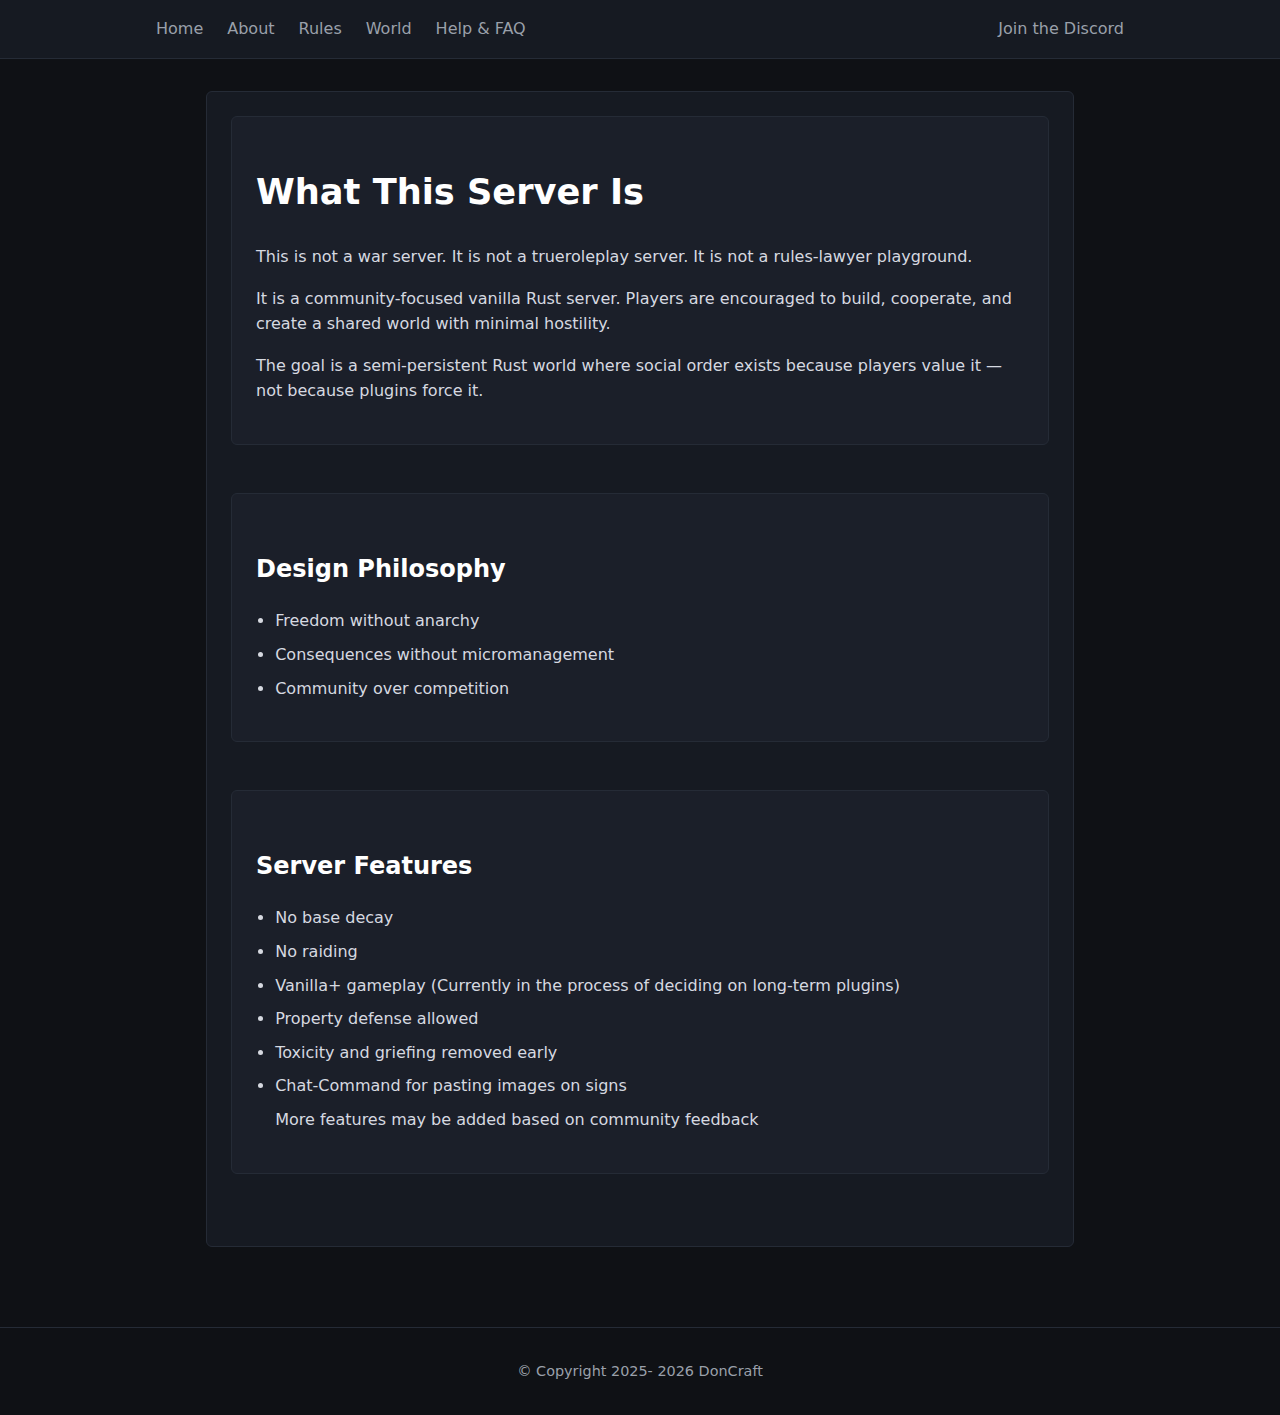
<file: about.html>
<!DOCTYPE html>
<html lang="en">

<head>
    <meta charset="UTF-8">
    <title>DonCraft Rust Server</title>
    <link rel="stylesheet" href="assets/css/style.css">
</head>

<body>
    <header>
        <nav>
            <a href="index.html">Home</a>
            <a href="about.html">About</a>
            <a href="rules.html">Rules</a>
            <a href="world.html">World</a>
            <a href="help.html">Help & FAQ</a>
            <a href="https://discord.gg/Kd5EGGgNa4" class="nav-right">Join the Discord</a>
        </nav>
    </header>
    <main>
        <section class="card">
            <section class="inner-card">
                <h1>What This Server Is</h1>
                <p>
                    This is not a war server. It is not a trueroleplay server. It is not a rules-lawyer playground.
                </p>
                <p>
                    It is a community-focused vanilla Rust server.
                    Players are encouraged to build, cooperate, and create a shared world with minimal hostility.
                </p>
                <p>
                    The goal is a semi-persistent Rust world where social order exists because players value it — not
                    because plugins force it.
                </p>
            </section>

            <section class="inner-card">
                <h2>Design Philosophy</h2>
                <ul>
                    <li>Freedom without anarchy</li>
                    <li>Consequences without micromanagement</li>
                    <li>Community over competition</li>
                </ul>
            </section>


            <section class="inner-card">
                <h2>Server Features</h2>
                <ul>
                    <li>No base decay</li>
                    <li>No raiding</li>
                    <li>Vanilla+ gameplay (Currently in the process of deciding on long-term plugins)</li>
                    <li>Property defense allowed</li>
                    <li>Toxicity and griefing removed early</li>
                    <li>Chat-Command for pasting images on signs</li>
                    <l>More features may be added based on community feedback</l>

                </ul>
            </section>
        </section>
    </main>


    <footer>
        &copy; Copyright 2025-
        <script>document.write(new Date().getFullYear());</script> DonCraft
    </footer>

</body>

</html>
</file>
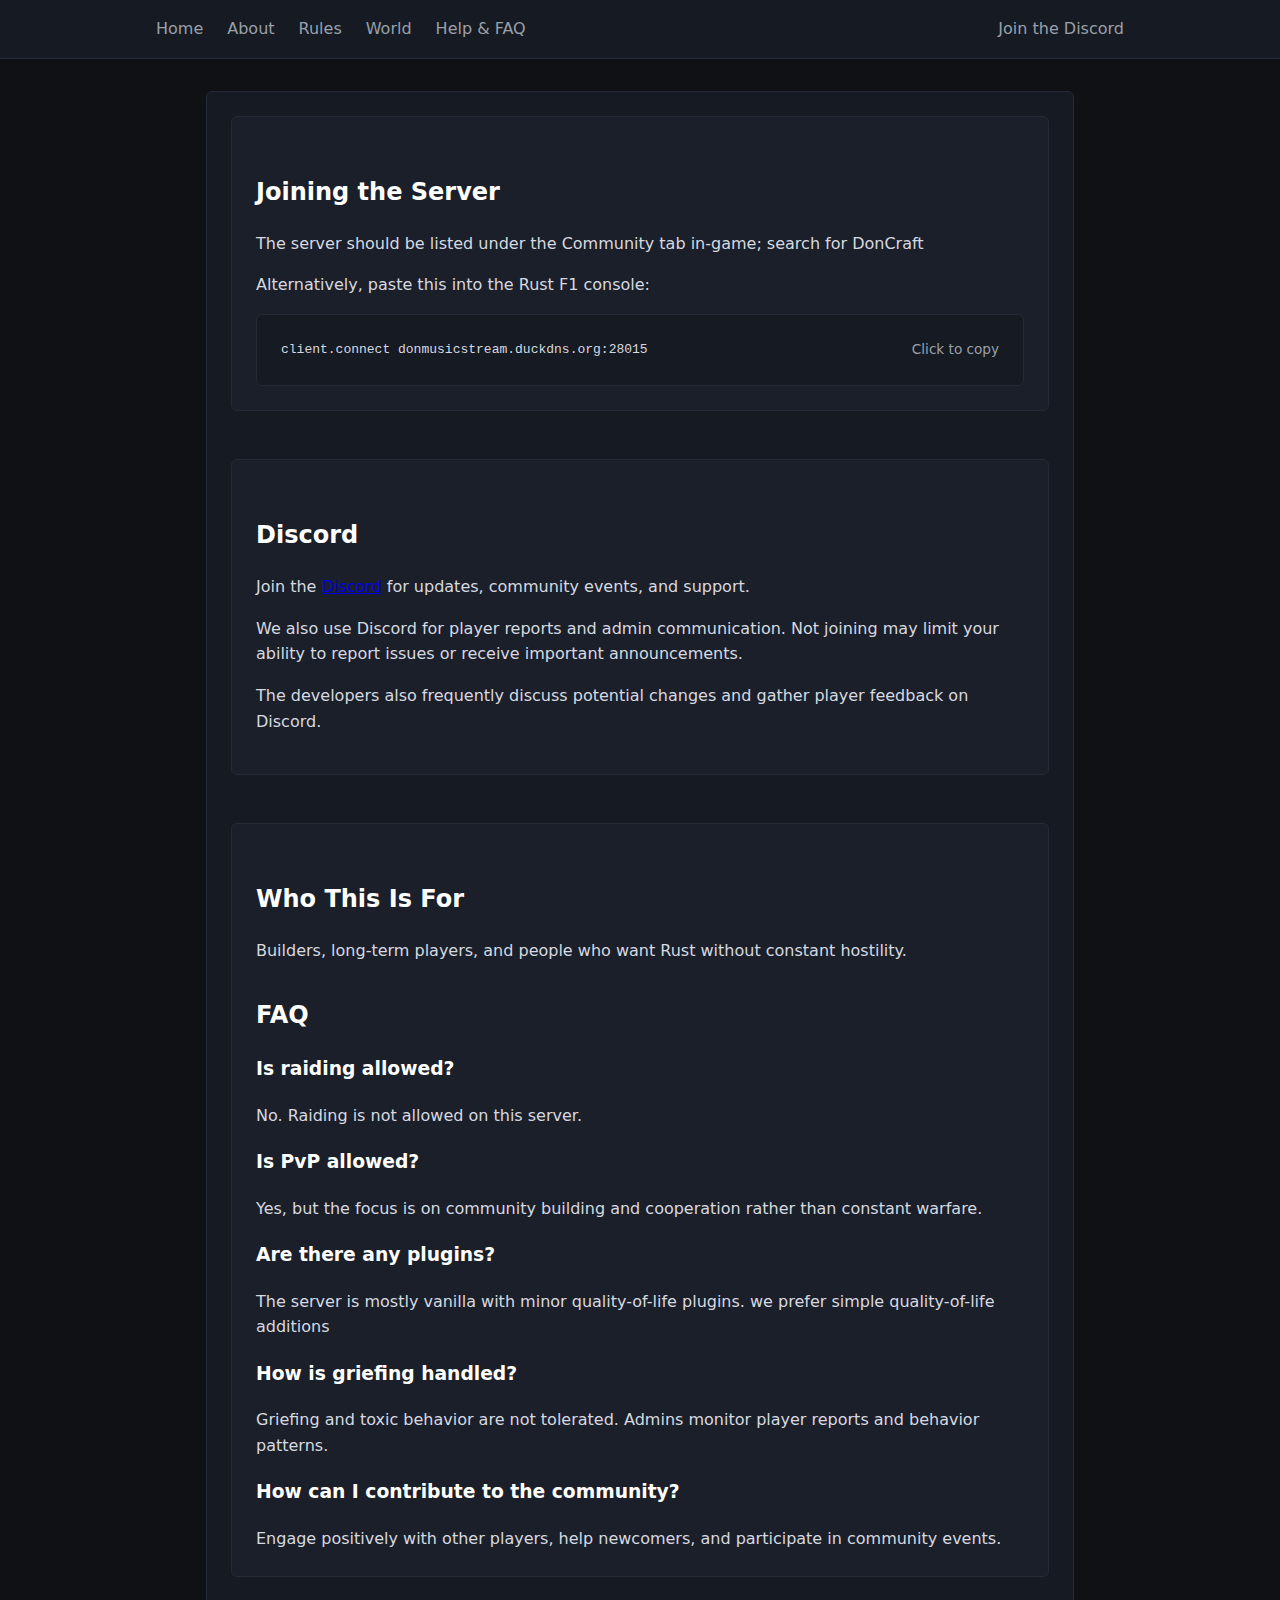
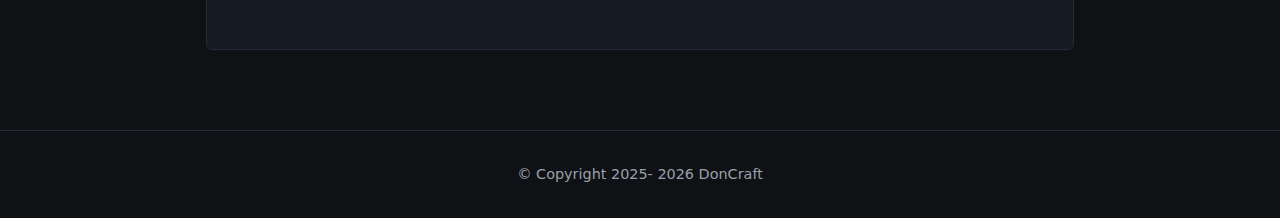
<file: help.html>
<!DOCTYPE html>
<html lang="en">

<head>
    <meta charset="UTF-8">
    <title>DonCraft Help</title>
    <link rel="stylesheet" href="assets/css/style.css">
</head>

<script>
    function copyJoin() {
        const text = document.getElementById("joinCmd").innerText;
        navigator.clipboard.writeText(text);
        document.getElementById("hint").innerText = "Copied!";
        arguments.callee.caller && setTimeout(() => {
            document.getElementById("hint").innerText = "Click to copy";
        }, 2000);
    }
</script>

<body>
    <header>
        <nav>
            <a href="index.html">Home</a>
            <a href="about.html">About</a>
            <a href="rules.html">Rules</a>
            <a href="world.html">World</a>
            <a href="help.html">Help & FAQ</a>
            <a href="https://discord.gg/Kd5EGGgNa4" class="nav-right">Join the Discord</a>
        </nav>
    </header>
    <main>
        <section class="card">
            <section class="inner-card">
                <h2>Joining the Server</h2>
                <p>The server should be listed under the Community tab in-game; search for DonCraft</p>
                <p>Alternatively, paste this into the Rust F1 console:</p>
                <div class="card copybox" onclick="copyJoin()">
                    <code id="joinCmd">client.connect donmusicstream.duckdns.org:28015</code>
                    <span class="hint" id="hint">Click to copy</span>
                </div>
            </section>
            <section class="inner-card">
                <h2>Discord</h2>
                </p>
                <p>
                    Join the <a href="https://discord.gg/Kd5EGGgNa4" class="link" target="_blank">Discord</a> for updates, community
                    events, and support.
                </p>
                <p>

                    We also use Discord for player reports and admin communication. Not joining may limit your ability to
                    report issues or receive important announcements.
                </p>
                <p>

                    The developers also frequently discuss potential changes and gather player feedback on Discord.
                </p>

            </section>

            <section class="inner-card">
                <h2>Who This Is For</h2>
                <l>
                    Builders, long-term players, and people who want Rust without constant hostility.
                </l>
                <h2>FAQ</h2>
                <h3>Is raiding allowed?</h3>
                <l>No. Raiding is not allowed on this server.</l>
                <h3>Is PvP allowed?</h3>
                <l>Yes, but the focus is on community building and cooperation rather than constant warfare.</l>
                <h3>Are there any plugins?</h3>
                <l>The server is mostly vanilla with minor quality-of-life plugins. we prefer simple quality-of-life additions</l>
                <h3>How is griefing handled?</h3>
                <l>Griefing and toxic behavior are not tolerated. Admins monitor player reports and behavior patterns.
                </l>
                <h3>How can I contribute to the community?</h3>
                <l>Engage positively with other players, help newcomers, and participate in community events.</l>
            </section>
        </section>
    </main>

    <footer>
        &copy; Copyright 2025-
        <script>document.write(new Date().getFullYear());</script> DonCraft
    </footer>

</body>

</html>
</file>
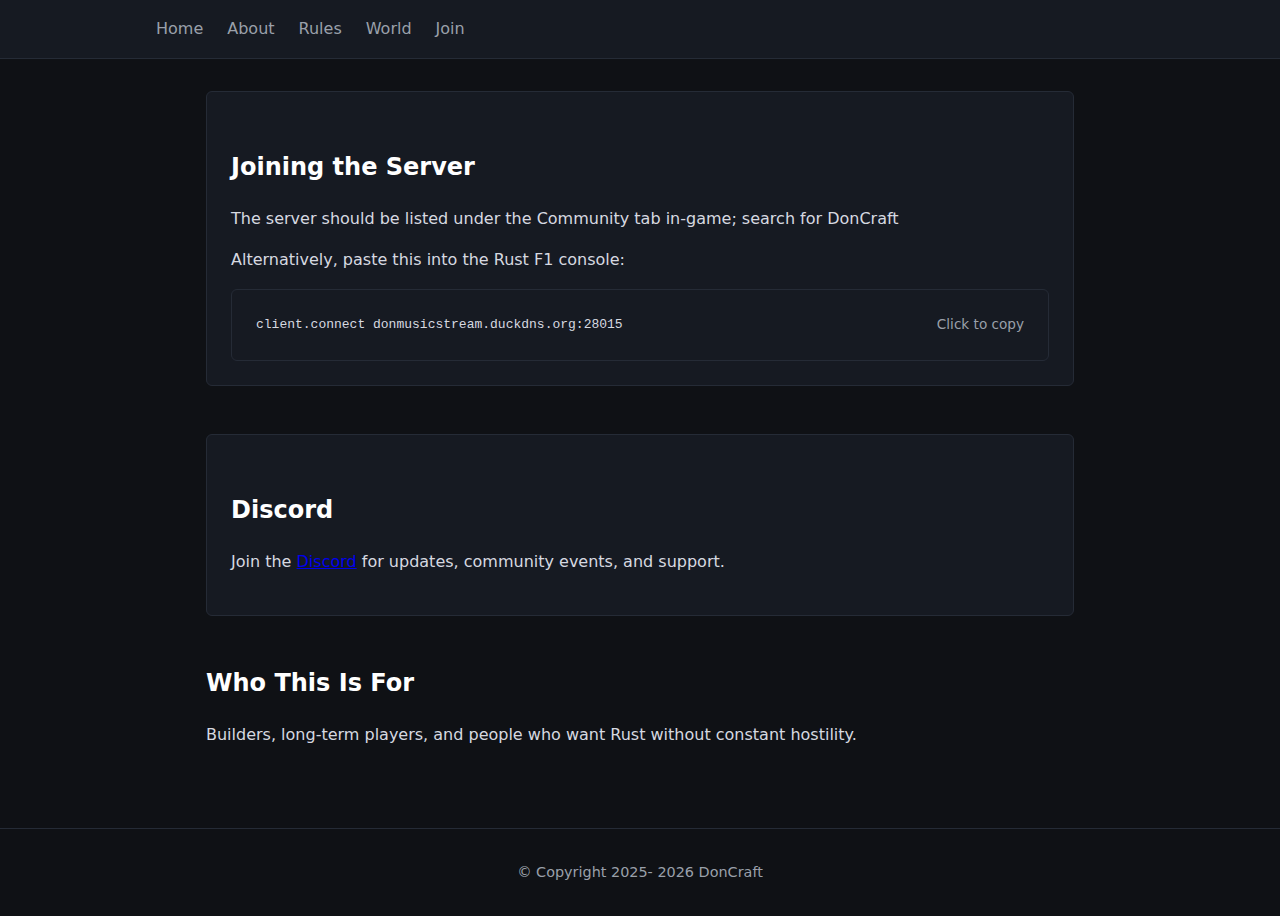
<file: join.html>
<!DOCTYPE html>
<html lang="en">

<head>
    <meta charset="UTF-8">
    <title>DonCraft Joining</title>
    <link rel="stylesheet" href="assets/css/style.css">
</head>

<script>
    function copyJoin() {
        const text = document.getElementById("joinCmd").innerText;
        navigator.clipboard.writeText(text);
        document.getElementById("hint").innerText = "Copied!";
        arguments.callee.caller && setTimeout(() => {
            document.getElementById("hint").innerText = "Click to copy";
        }, 2000);
    }
</script>

<body>
    <header>
        <nav>
            <a href="index.html">Home</a>
            <a href="about.html">About</a>
            <a href="rules.html">Rules</a>
            <a href="world.html">World</a>
            <a href="join.html">Join</a>
        </nav>
    </header>
    <main>
        <section class="card">
            <h2>Joining the Server</h2>
            <p>The server should be listed under the Community tab in-game; search for DonCraft</p>
            <p>Alternatively, paste this into the Rust F1 console:</p>
            <div class="card copybox" onclick="copyJoin()">
                <code id="joinCmd">client.connect donmusicstream.duckdns.org:28015</code>
                <span class="hint" id="hint">Click to copy</span>
            </div>
        </section>
        <section class="card">
            <h2>Discord</h2>
            <p>
                Join the <a href="https://discord.gg/Kd5EGGgNa4" target="_blank">Discord</a> for updates, community events, and support.
            </p>
        </section>

        <section>
            <h2>Who This Is For</h2>
            <p>
                Builders, long-term players, and people who want Rust without constant hostility.
            </p>
        </section>
    </main>

    <footer>
        &copy; Copyright 2025-
        <script>document.write(new Date().getFullYear());</script> DonCraft
    </footer>

</body>

</html>
</file>
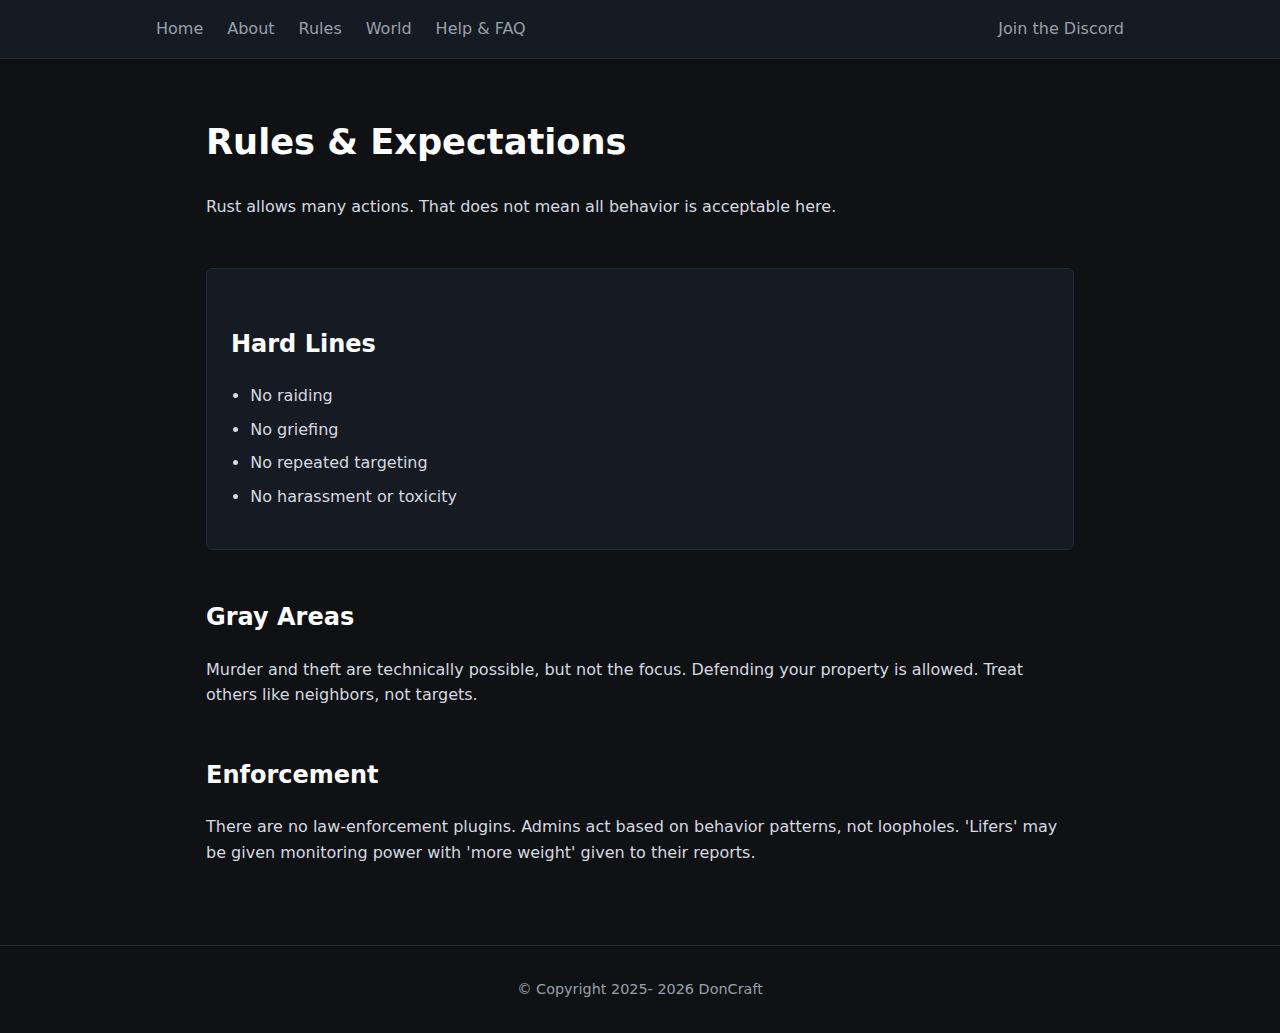
<file: rules.html>
<!DOCTYPE html>
<html lang="en">

<head>
    <meta charset="UTF-8">
    <title>DonCraft Rust Server</title>
    <link rel="stylesheet" href="assets/css/style.css">
</head>

<body>
    <header>
        <nav>
            <a href="index.html">Home</a>
            <a href="about.html">About</a>
            <a href="rules.html">Rules</a>
            <a href="world.html">World</a>
            <a href="help.html">Help & FAQ</a>
            <a href="https://discord.gg/Kd5EGGgNa4" class="nav-right">Join the Discord</a>
        </nav>
    </header>
    <main>
        <section>
            <h1>Rules & Expectations</h1>
            <p>
                Rust allows many actions. That does not mean all behavior is acceptable here.
            </p>
        </section>

        <section class="card">
            <h2>Hard Lines</h2>
            <ul>
                <li>No raiding</li>
                <li>No griefing</li>
                <li>No repeated targeting</li>
                <li>No harassment or toxicity</li>
            </ul>
        </section>

        <section>
            <h2>Gray Areas</h2>
            <p>
                Murder and theft are technically possible, but not the focus. Defending your property is allowed.
                Treat others like neighbors, not targets.
            </p>
        </section>

        <section>
            <h2>Enforcement</h2>
            <p>
                There are no law-enforcement plugins. Admins act based on behavior patterns, not loopholes.
                'Lifers' may be given monitoring power with 'more weight' given to their reports.
            </p>
        </section>
    </main>


    <footer>
        &copy; Copyright 2025-
        <script>document.write(new Date().getFullYear());</script> DonCraft
    </footer>

</body>

</html>
</file>
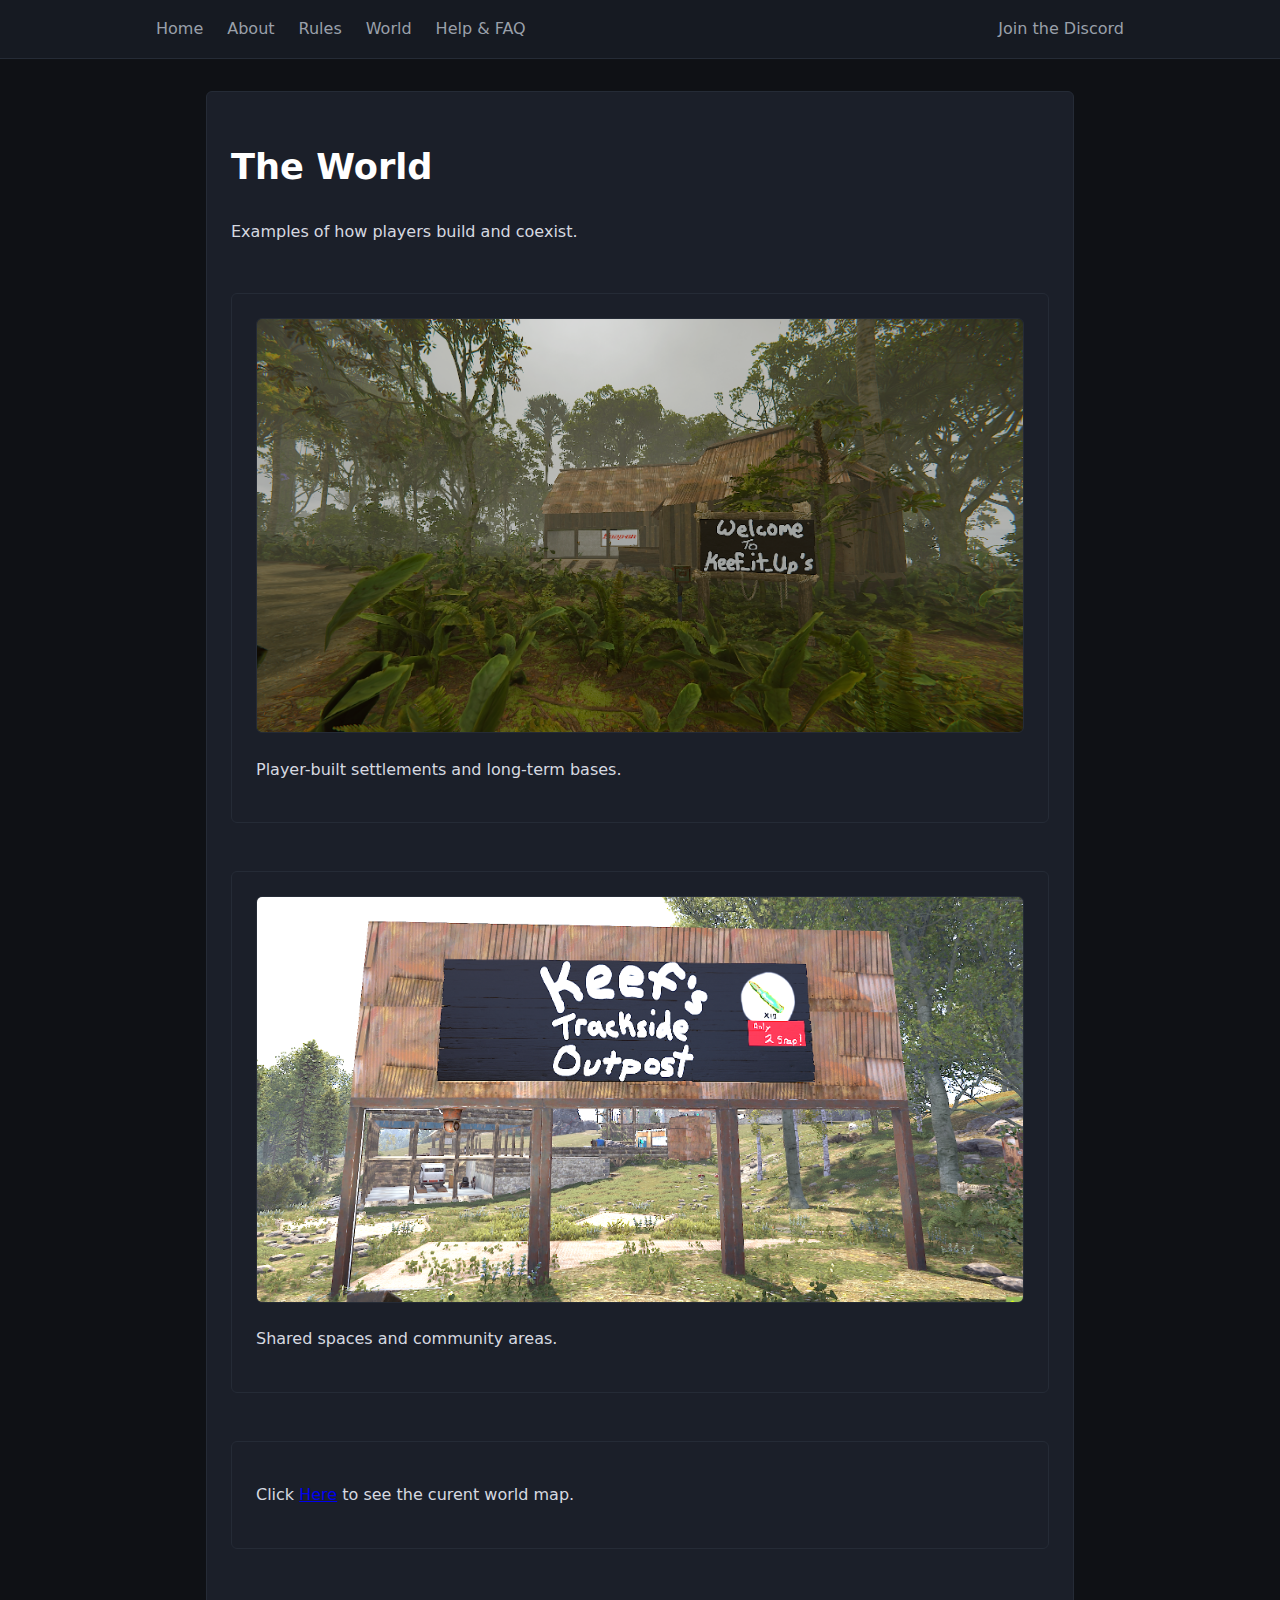
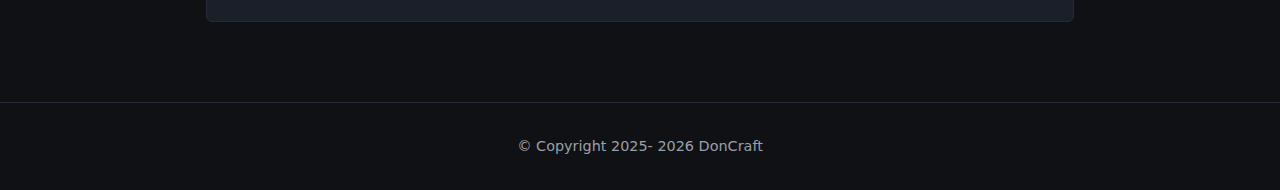
<file: world.html>
<!DOCTYPE html>
<html lang="en">

<head>
    <meta charset="UTF-8">
    <title>DonCraft Rust Server</title>
    <link rel="stylesheet" href="assets/css/style.css">
</head>

<body>
    <header>
        <nav>
            <a href="index.html">Home</a>
            <a href="about.html">About</a>
            <a href="rules.html">Rules</a>
            <a href="world.html">World</a>
            <a href="help.html">Help & FAQ</a>
            <a href="https://discord.gg/Kd5EGGgNa4" class="nav-right">Join the Discord</a>
        </nav>
    </header>
    <main>
        <section class="inner-card">
        <section>
            <h1>The World</h1>
            <p>Examples of how players build and coexist.</p>
        </section>
        
        <section class="inner-card">
            <img src="assets/img/base1.png" alt="Base">
            <p>Player-built settlements and long-term bases.</p>
        </section>

        <section class="inner-card">
            <img src="assets/img/town.png" alt="Town">
            <p>Shared spaces and community areas.</p>
        </section>
        
        <section class="inner-card">
            <p>Click <a href="https://rustmaps.com/map/8481fa2b3045409183aba8993299ce95">Here</a> to see the curent world map.</p>
        </section>

        </section>
    </main>

    <footer>
        &copy; Copyright 2025-
        <script>document.write(new Date().getFullYear());</script> DonCraft
    </footer>

</body>

</html>
</file>
<file: assets/css/style.css>
:root {
  --bg: #0f1115;
  --panel: #161a22;
  --panel-darker: #1b1f29;
  --text: #d6d9e0;
  --muted: #9aa0aa;
  --accent: #c97a3a;
  --border: #252b36;
}

* {
  box-sizing: border-box;
}

body {
  margin: 0;
  font-family: system-ui, -apple-system, Segoe UI, Roboto, sans-serif;
  background: var(--bg);
  color: var(--text);
  line-height: 1.6;
}

header {
  background: var(--panel);
  border-bottom: 1px solid var(--border);
}

nav {
  max-width: 1000px;
  margin: auto;
  padding: 1rem;
  display: flex;
  gap: 1.5rem;
}

nav a {
  color: var(--muted);
  text-decoration: none;
  font-weight: 500;
}

nav a:hover {
  color: var(--accent);
}

.nav-right {
  margin-left: auto;
}

.nav-right:hover {
  text-decoration: underline;
}

main {
  max-width: 900px;
  margin: auto;
  padding: 2rem 1rem;
}

section {
  margin-bottom: 3rem;
}

h1, h2, h3 {
  color: #ffffff;
  font-weight: 600;
}

h1 {
  font-size: 2.2rem;
}

h2 {
  font-size: 1.5rem;
  margin-top: 2rem;
}

p {
  color: var(--text);
}

ul {
  padding-left: 1.2rem;
}

li {
  margin-bottom: 0.5rem;
}

.card {
  background: var(--panel);
  border: 1px solid var(--border);
  padding: 1.5rem;
  border-radius: 6px;
}

.inner-card {
  background: var(--panel-darker);
  border: 1px solid var(--border);
  padding: 1.5rem;
  border-radius: 6px;
}

img {
  max-width: 100%;
  border-radius: 6px;
  border: 1px solid var(--border);
}

footer {
  border-top: 1px solid var(--border);
  color: var(--muted);
  text-align: center;
  padding: 2rem 1rem;
  font-size: 0.9rem;
}
.copybox {
  cursor: pointer;
  display: flex;
  justify-content: space-between;
  align-items: center;
}

.copybox:hover {
  border-color: var(--accent);
}

.copybox .hint {
  color: var(--muted);
  font-size: 0.85rem;
}
</file>
